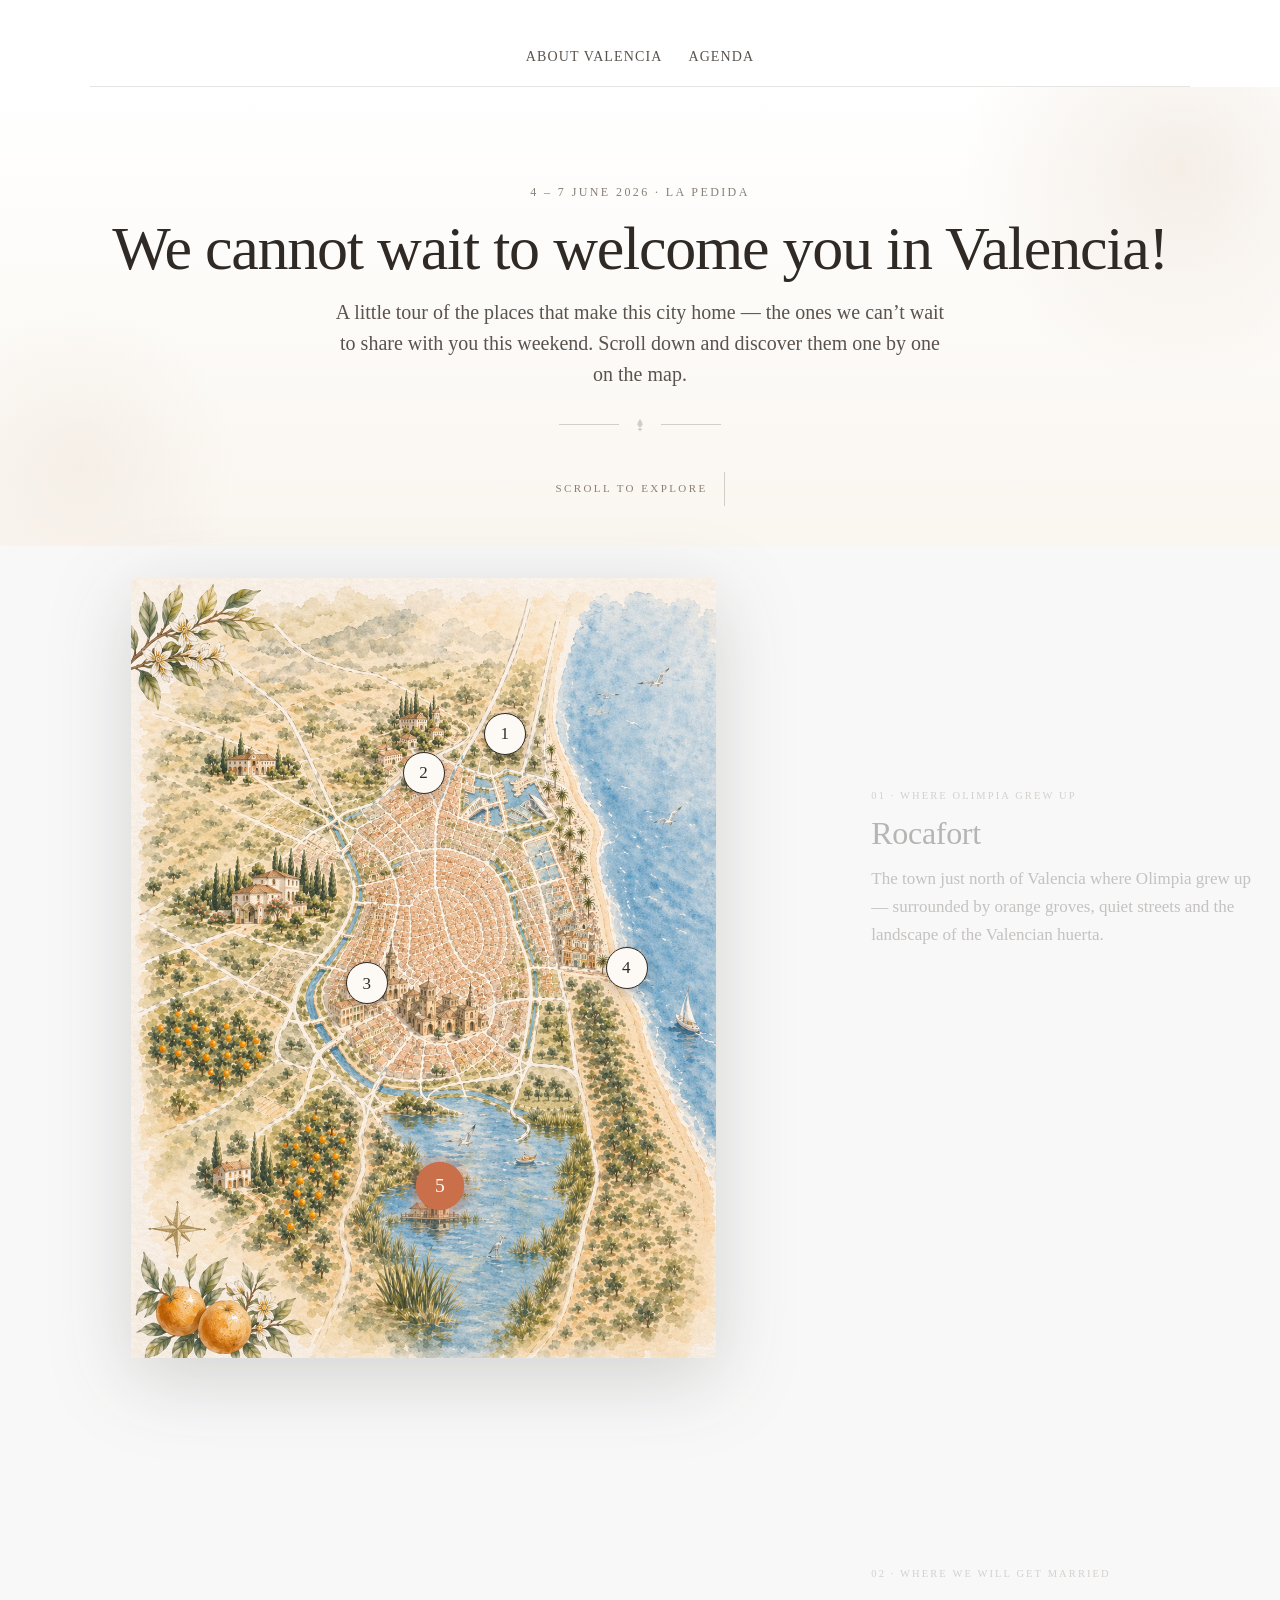
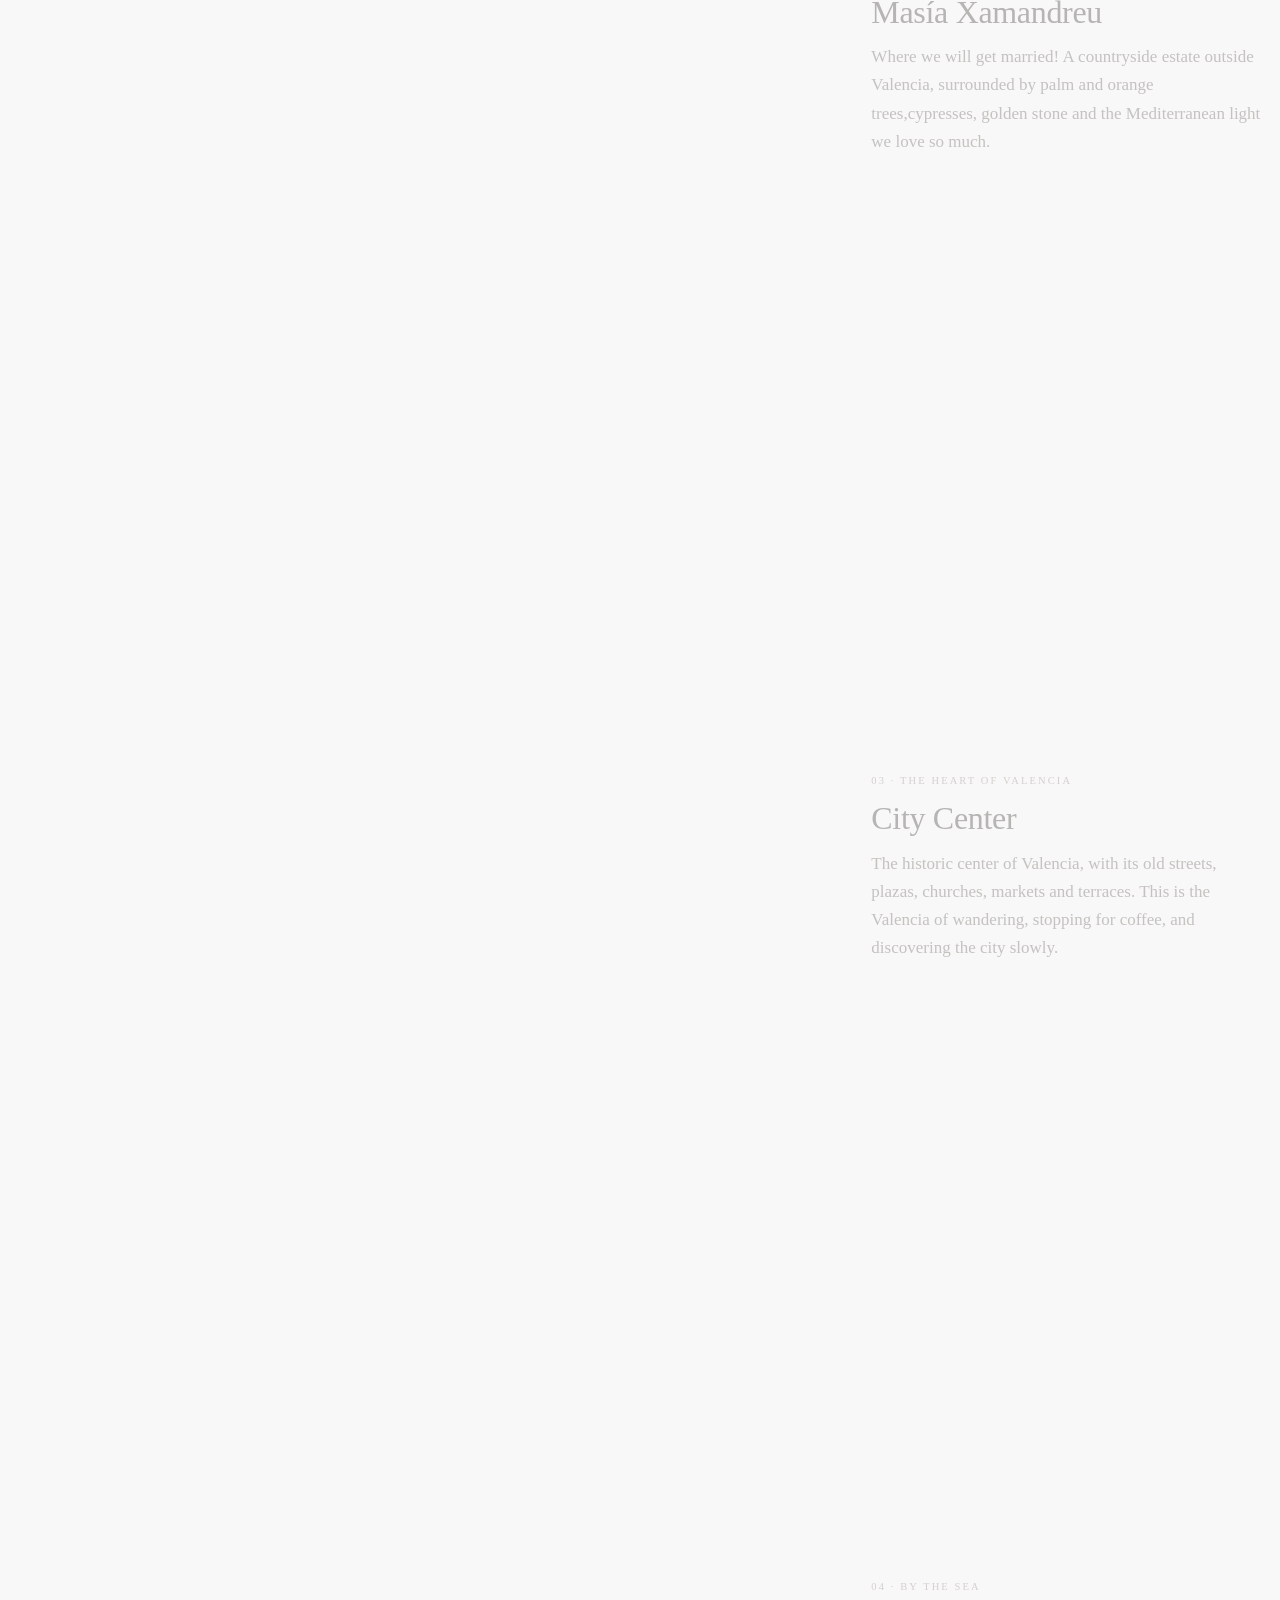
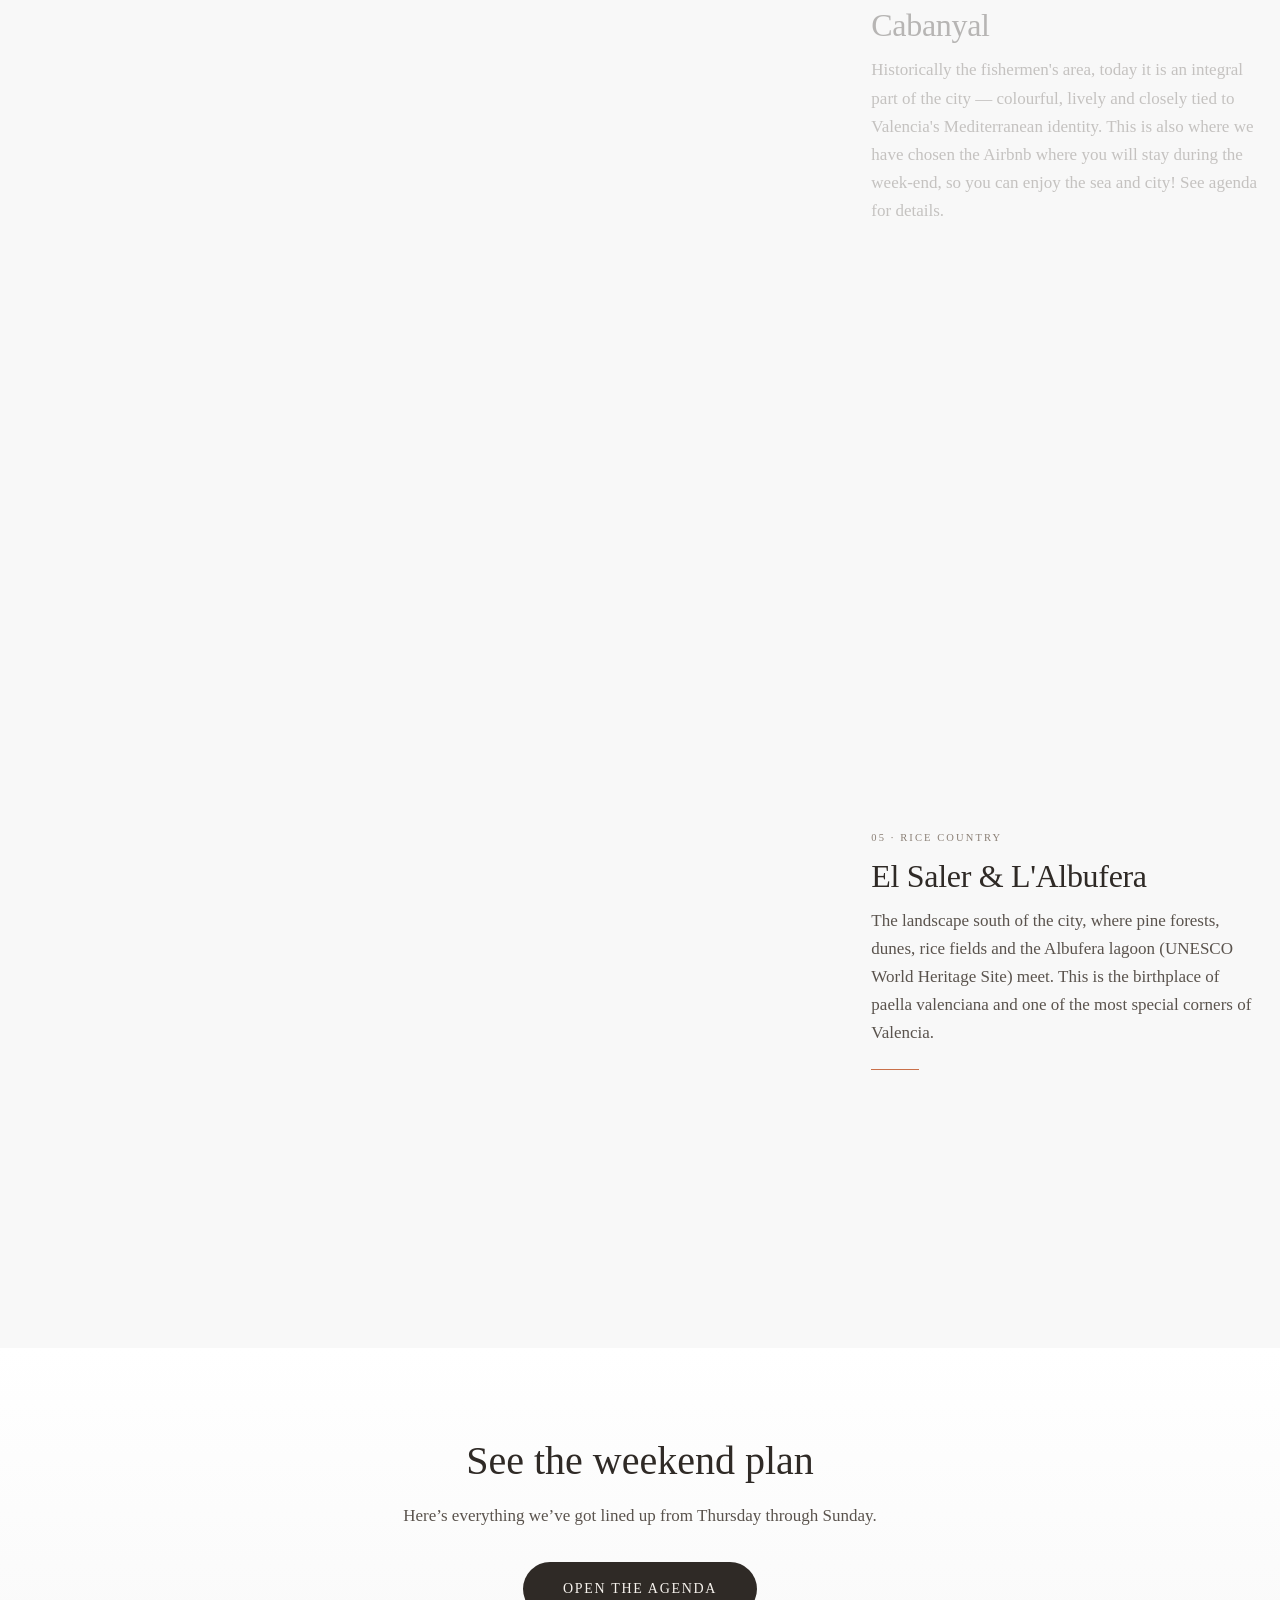
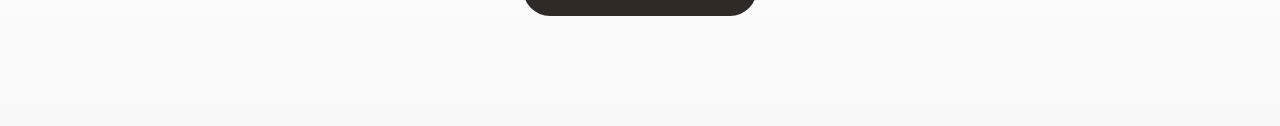
<file: docs/index.html>
<!DOCTYPE html>
<html lang="en">
<head>
  <meta charset="UTF-8" />
  <meta name="viewport" content="width=device-width, initial-scale=1.0" />
  <title>About Valencia &mdash; Our Pedida Weekend</title>
  <link rel="stylesheet" href="./styles/main.css" />
  <style>
    :root {
      --dark: #2f2a26;
      --mid: #5a534d;
      --muted: #8a7f75;
      --soft-bg: #f8f8f8;
      --warm-tan: #eee4d9;
      --cream: #fdfaf5;
      --accent: #c9704a;            /* warm terracotta — echoes the orange groves */
      --border: rgba(47, 42, 38, 0.12);
      --border-soft: rgba(47, 42, 38, 0.08);
      --border-strong: rgba(47, 42, 38, 0.2);
    }

    /* ── overrides so main.css defaults don't fight us ── */
    main section h2 { text-align: left; }
    main section { margin: 0; padding: 0; }

    /* ───────── HERO / INTRO ───────── */
    .av-hero {
      position: relative;
      padding: 96px 24px 40px;
      text-align: center;
      background: linear-gradient(180deg, #ffffff 0%, #faf6f0 100%);
      overflow: hidden;
    }
    .av-hero::before {
      content: '';
      position: absolute;
      top: -140px; right: -120px;
      width: 440px; height: 440px;
      border-radius: 50%;
      background: radial-gradient(circle, rgba(238, 228, 217, 0.6) 0%, transparent 70%);
      pointer-events: none;
    }
    .av-hero::after {
      content: '';
      position: absolute;
      bottom: -80px; left: -80px;
      width: 320px; height: 320px;
      border-radius: 50%;
      background: radial-gradient(circle, rgba(238, 228, 217, 0.45) 0%, transparent 70%);
      pointer-events: none;
    }
    .av-eyebrow {
      position: relative;
      z-index: 1;
      margin: 0 0 14px;
      font-size: 12px;
      letter-spacing: 0.2em;
      text-transform: uppercase;
      color: var(--muted);
    }
    .av-hero h1 {
      position: relative;
      z-index: 1;
      margin: 0 0 18px;
      font-size: clamp(38px, 5.4vw, 62px);
      font-weight: 400;
      line-height: 1.0;
      letter-spacing: -0.02em;
      color: var(--dark);
      text-align: center;
    }
    .av-hero-subtitle {
      position: relative;
      z-index: 1;
      margin: 0 auto 28px;
      max-width: 620px;
      font-size: clamp(17px, 2vw, 20px);
      font-weight: 400;
      color: var(--mid);
      line-height: 1.55;
      text-align: center;
    }
    .av-ornament {
      position: relative;
      z-index: 1;
      display: flex;
      align-items: center;
      justify-content: center;
      gap: 14px;
      color: var(--border-strong);
    }
    .av-ornament-line { width: 60px; height: 1px; background: currentColor; }
    .av-ornament svg { width: 14px; height: 14px; fill: currentColor; }

    .av-scroll-cue {
      position: relative;
      z-index: 1;
      margin: 40px auto 0;
      font-size: 11px;
      letter-spacing: 0.22em;
      text-transform: uppercase;
      color: var(--muted);
      display: inline-flex;
      align-items: center;
      gap: 10px;
    }
    .av-scroll-cue::after {
      content: '';
      width: 1px;
      height: 34px;
      background: var(--border-strong);
      display: inline-block;
      margin-left: 6px;
      animation: cueDrop 2.2s ease-in-out infinite;
      transform-origin: top;
    }
    @keyframes cueDrop {
      0%, 100% { transform: scaleY(0.3); opacity: 0.3; }
      50%      { transform: scaleY(1);   opacity: 1; }
    }

    /* ───────── SCROLLYTELLING ───────── */
    .av-scrolly {
  background: var(--soft-bg);
  padding: 32px 0 80px;
}
    .av-scrolly-inner {
  max-width: 1500px;
  margin: 0 auto;
  padding: 0 18px;
  display: grid;
  grid-template-columns: minmax(620px, 1.35fr) minmax(300px, 0.65fr);
  gap: 42px;
  align-items: start;
}

    /* Sticky map column */
    .av-map-col {
  position: sticky;
  top: 96px;
  align-self: start;
  height: calc(100vh - 120px);
  display: flex;
  align-items: flex-start;
  justify-content: center;
}

.av-map-wrap {
  position: relative;
  width: min(78vw, 880px);
  height: 100%;
  aspect-ratio: 3 / 4;
  filter: drop-shadow(0 20px 40px rgba(47, 42, 38, 0.18));
}
    .av-map-img {
      width: 100%;
      height: 100%;
      object-fit: contain;
      display: block;
      border-radius: 6px;
    }

    /* Callouts */
    .av-callout {
      position: absolute;
      transform: translate(-50%, -50%) scale(0.5);
      opacity: 0;
      transition: opacity 0.55s ease, transform 0.55s cubic-bezier(0.25, 1.4, 0.5, 1);
      pointer-events: none;
    }
    .av-callout.visible {
      opacity: 1;
      transform: translate(-50%, -50%) scale(1);
    }
    .av-callout-pin {
      width: 42px;
      height: 42px;
      border-radius: 50%;
      background: var(--cream);
      border: 1.5px solid var(--dark);
      color: var(--dark);
      display: flex;
      align-items: center;
      justify-content: center;
      font-weight: 500;
      font-size: 17px;
      letter-spacing: 0.02em;
      box-shadow: 0 4px 14px rgba(47, 42, 38, 0.25);
      transition: background 0.35s ease, color 0.35s ease,
                  transform 0.35s ease, box-shadow 0.35s ease,
                  border-color 0.35s ease;
    }
    .av-callout.active .av-callout-pin {
      background: var(--accent);
      border-color: var(--accent);
      color: var(--cream);
      transform: scale(1.15);
      box-shadow: 0 6px 20px rgba(201, 112, 74, 0.4),
                  0 0 0 6px rgba(201, 112, 74, 0.14);
    }

    /* Steps column (scrolls past the sticky map) */
    .av-steps-col {
  display: flex;
  flex-direction: column;
  gap: 66vh;
  padding: 22vh 0;
}
    .av-step {
      opacity: 0.32;
      transform: translateY(12px);
      transition: opacity 0.5s ease, transform 0.5s ease;
    }
    .av-step.active {
      opacity: 1;
      transform: none;
    }
    .av-step-label {
  display: block;
  font-size: 10.5px;
  letter-spacing: 0.2em;
  text-transform: uppercase;
  color: var(--muted);
  margin: 0 0 12px;
}

.av-step-title {
  margin: 0 0 14px;
  font-size: clamp(24px, 2.5vw, 34px);
  font-weight: 400;
  line-height: 1.08;
  letter-spacing: -0.01em;
  color: var(--dark);
}

.av-step-desc {
  margin: 0;
  font-size: 17px;
  line-height: 1.65;
  color: var(--mid);
}
    .av-step-rule {
      display: block;
      width: 48px;
      height: 1px;
      background: var(--accent);
      margin: 22px 0 0;
      transform: scaleX(0);
      transform-origin: left;
      transition: transform 0.6s ease 0.1s;
    }
    .av-step.active .av-step-rule {
      transform: scaleX(1);
    }

    /* ───────── FINAL CTA ───────── */
    .av-cta {
      padding: 90px 24px 110px;
      text-align: center;
      background: linear-gradient(180deg, #ffffff 0%, #f8f8f8 100%);
    }
    .av-cta h2 {
      font-size: clamp(28px, 3.4vw, 40px);
      font-weight: 400;
      line-height: 1.15;
      color: var(--dark);
      margin: 0 0 18px;
      text-align: center;
    }
    .av-cta p {
      font-size: 17px;
      color: var(--mid);
      max-width: 560px;
      margin: 0 auto 32px;
      line-height: 1.6;
    }
    .av-cta-button {
      display: inline-block;
      padding: 16px 40px;
      background: var(--dark);
      color: #f7f3ee;
      font-size: 14px;
      letter-spacing: 0.12em;
      text-transform: uppercase;
      border-radius: 999px;
      text-decoration: none;
      transition: background 0.2s;
    }
    .av-cta-button:hover { background: #1f1a17; }

    /* ───────── RESPONSIVE ───────── */
    @media (max-width: 900px) {
  .av-hero {
    padding: 64px 20px 34px;
  }

  .av-hero h1 {
    font-size: clamp(38px, 12vw, 54px);
  }

  .av-hero-subtitle {
    font-size: 16px;
    line-height: 1.55;
  }

  .av-scroll-cue {
    margin-top: 30px;
  }

  .av-scrolly {
    padding: 0 0 70px;
    background: var(--soft-bg);
  }

  .av-scrolly-inner {
    display: block;
    max-width: none;
    padding: 0;
  }

  /* Mobile: big sticky map */
  .av-map-col {
  position: sticky;
  top: 64px;
  z-index: 2;
  height: calc(82svh - 64px);
  min-height: 540px;
  max-height: 760px;
  padding: 10px 8px 0;
  background: var(--soft-bg);
  display: flex;
  align-items: flex-start;
  justify-content: center;
  overflow: hidden;
}

.av-map-wrap {
  width: min(145vw, 860px);
  height: 100%;
  aspect-ratio: auto;
  filter: drop-shadow(0 14px 24px rgba(47, 42, 38, 0.14));
}

  .av-map-img {
    width: 100%;
    height: 100%;
    object-fit: contain;
    object-position: top center;
    border-radius: 4px;
  }

  /* Mobile pins */
  .av-callout-pin {
    width: 30px;
    height: 30px;
    font-size: 13px;
    border-width: 1.2px;
    box-shadow: 0 3px 10px rgba(47, 42, 38, 0.2);
  }

  .av-callout.active .av-callout-pin {
    transform: scale(1.1);
    box-shadow:
      0 5px 16px rgba(201, 112, 74, 0.35),
      0 0 0 5px rgba(201, 112, 74, 0.12);
  }

  /* Mobile story cards */
  .av-steps-col {
    position: relative;
    z-index: 3;
    display: flex;
    flex-direction: column;
    gap: 42vh;
    padding: 14vh 20px 22vh;
  }

  .av-step {
    max-width: 420px;
    margin: 0 auto;
    padding: 24px 22px 26px;
    background: rgba(253, 250, 245, 0.94);
    border: 1px solid var(--border-soft);
    box-shadow: 0 14px 34px rgba(47, 42, 38, 0.12);
    opacity: 0.5;
    transform: translateY(10px);
    backdrop-filter: blur(6px);
  }

  .av-step.active {
    opacity: 1;
    transform: none;
  }

  .av-step-label {
    font-size: 10px;
    margin-bottom: 10px;
  }

  .av-step-title {
    font-size: 28px;
    line-height: 1.05;
  }

  .av-step-desc {
    font-size: 15.5px;
    line-height: 1.6;
  }

  .av-step-rule {
    margin-top: 18px;
  }

  .av-cta {
    padding: 70px 22px 90px;
  }
}
</style>
</head>

<body>
  <header class="site-header">
    <nav class="main-nav">
      <a href="index.html">About Valencia</a>
      <a href="agenda.html">Agenda</a>
    </nav>
  </header>

  <main>
    <!-- ───────── HERO / INTRO ───────── -->
    <section class="av-hero">
      <p class="av-eyebrow">4 &ndash; 7 June 2026 &middot; La Pedida</p>
      <h1>We cannot wait to welcome you in Valencia!</h1>
      <p class="av-hero-subtitle">
        A little tour of the places that make this city home &mdash; the ones we can&rsquo;t wait
        to share with you this weekend. Scroll down and discover them one by one on the map.
      </p>
      <div class="av-ornament">
        <span class="av-ornament-line"></span>
        <svg viewBox="0 0 16 16"><path d="M8 1C8 1 5 4.5 5 7C5 8.66 6.34 10 8 10C9.66 10 11 8.66 11 7C11 4.5 8 1 8 1Z"/><line x1="8" y1="10" x2="8" y2="15" stroke="currentColor" stroke-width="1.2"/><line x1="5.5" y1="13" x2="10.5" y2="13" stroke="currentColor" stroke-width="1.2"/></svg>
        <span class="av-ornament-line"></span>
      </div>
      <span class="av-scroll-cue">Scroll to explore</span>
    </section>

    <!-- ───────── SCROLLYTELLING MAP ───────── -->
    <section class="av-scrolly">
      <div class="av-scrolly-inner">

        <!-- LEFT: sticky map with numbered callouts -->
        <div class="av-map-col">
          <div class="av-map-wrap">
            <img
              class="av-map-img"
              src="./images/pedida-map-clean-3x4.png"
              alt="Illustrated watercolour map of Valencia"
            />

            <!--
              CALLOUTS — each data-step corresponds to the step on the right.
              Tweak top/left percentages to line up each pin with the right spot.
              (0%, 0%) = top-left of the image. (100%, 100%) = bottom-right.
            -->
            <div class="av-callout" data-step="1" style="top: 20%; left: 60%;">
              <span class="av-callout-pin">1</span>
            </div>
            
            <div class="av-callout" data-step="2" style="top: 25%; left: 50%;">
              <span class="av-callout-pin">2</span>
            </div>
            
            <div class="av-callout" data-step="3" style="top: 52%; left: 43%;">
              <span class="av-callout-pin">3</span>
            </div>
            
            <div class="av-callout" data-step="4" style="top: 50%; left: 75%;">
              <span class="av-callout-pin">4</span>
            </div>
            
            <div class="av-callout" data-step="5" style="top: 78%; left: 52%;">
              <span class="av-callout-pin">5</span>
            </div>
          </div>
        </div>

        <!-- RIGHT: scrolling steps, one per place -->
        <div class="av-steps-col">

          <article class="av-step" data-step="1">
            <span class="av-step-label">01 &middot; Where Olimpia grew up</span>
            <h2 class="av-step-title">Rocafort</h2>
            <p class="av-step-desc">
              The town just north of Valencia where Olimpia grew up &mdash; surrounded by
              orange groves, quiet streets and the landscape of the Valencian huerta.
            </p>
            <span class="av-step-rule"></span>
          </article>
        
          <article class="av-step" data-step="2">
            <span class="av-step-label">02 &middot; Where we will get married</span>
            <h2 class="av-step-title">Masía Xamandreu</h2>
            <p class="av-step-desc">
              Where we will get married! A countryside estate outside Valencia, surrounded
              by palm and orange trees,cypresses, golden stone and the Mediterranean light we love so much.
            </p>
            <span class="av-step-rule"></span>
          </article>
        
          <article class="av-step" data-step="3">
            <span class="av-step-label">03 &middot; The heart of Valencia</span>
            <h2 class="av-step-title">City Center</h2>
            <p class="av-step-desc">
              The historic center of Valencia, with its old streets, plazas, churches,
              markets and terraces. This is the Valencia of wandering, stopping for coffee,
              and discovering the city slowly.
            </p>
            <span class="av-step-rule"></span>
          </article>
        
          <article class="av-step" data-step="4">
            <span class="av-step-label">04 &middot; By the sea</span>
            <h2 class="av-step-title">Cabanyal</h2>
            <p class="av-step-desc">
              Historically the fishermen's area, today it is an integral part of the city
              &mdash; colourful, lively and closely tied to Valencia's Mediterranean identity. This is also where we have chosen the Airbnb where you will stay during the week-end, so you can enjoy the sea and city! See agenda for details.
            </p>
            <span class="av-step-rule"></span>
          </article>
        
          <article class="av-step" data-step="5">
            <span class="av-step-label">05 &middot; Rice country</span>
            <h2 class="av-step-title">El Saler &amp; L'Albufera</h2>
            <p class="av-step-desc">
              The landscape south of the city, where pine forests, dunes, rice fields and
              the Albufera lagoon (UNESCO World Heritage Site) meet. This is the birthplace of paella valenciana and one
              of the most special corners of Valencia.
            </p>
            <span class="av-step-rule"></span>
          </article>
        
        </div>
      </div>
    </section>

    <!-- ───────── FINAL CTA ───────── -->
    <section class="av-cta">
      <h2>See the weekend plan</h2>
      <p>Here&rsquo;s everything we&rsquo;ve got lined up from Thursday through Sunday.</p>
      <a href="agenda.html" class="av-cta-button">Open the Agenda</a>
    </section>

  </main>

  <script>
    // Scrollytelling: as each step enters the centre of the viewport,
    // light up that step and progressively reveal callouts 1 → N.
    (function () {
      var steps = document.querySelectorAll('.av-steps-col .av-step');
      var callouts = document.querySelectorAll('.av-scrolly .av-callout');

      function setActive(stepStr) {
        var n = parseInt(stepStr, 10);
        callouts.forEach(function (c) {
          var cn = parseInt(c.dataset.step, 10);
          c.classList.toggle('visible', cn <= n);
          c.classList.toggle('active', cn === n);
        });
        steps.forEach(function (s) {
          s.classList.toggle('active', parseInt(s.dataset.step, 10) === n);
        });
      }

      var isMobile = window.matchMedia('(max-width: 900px)').matches;

var observer = new IntersectionObserver(function (entries) {
  entries.forEach(function (entry) {
    if (entry.isIntersecting) {
      setActive(entry.target.dataset.step);
    }
  });
}, {
  rootMargin: isMobile ? '-35% 0px -45% 0px' : '-40% 0px -40% 0px',
  threshold: 0
});

      steps.forEach(function (s) { observer.observe(s); });
    })();
  </script>
</body>
</html>
</file>
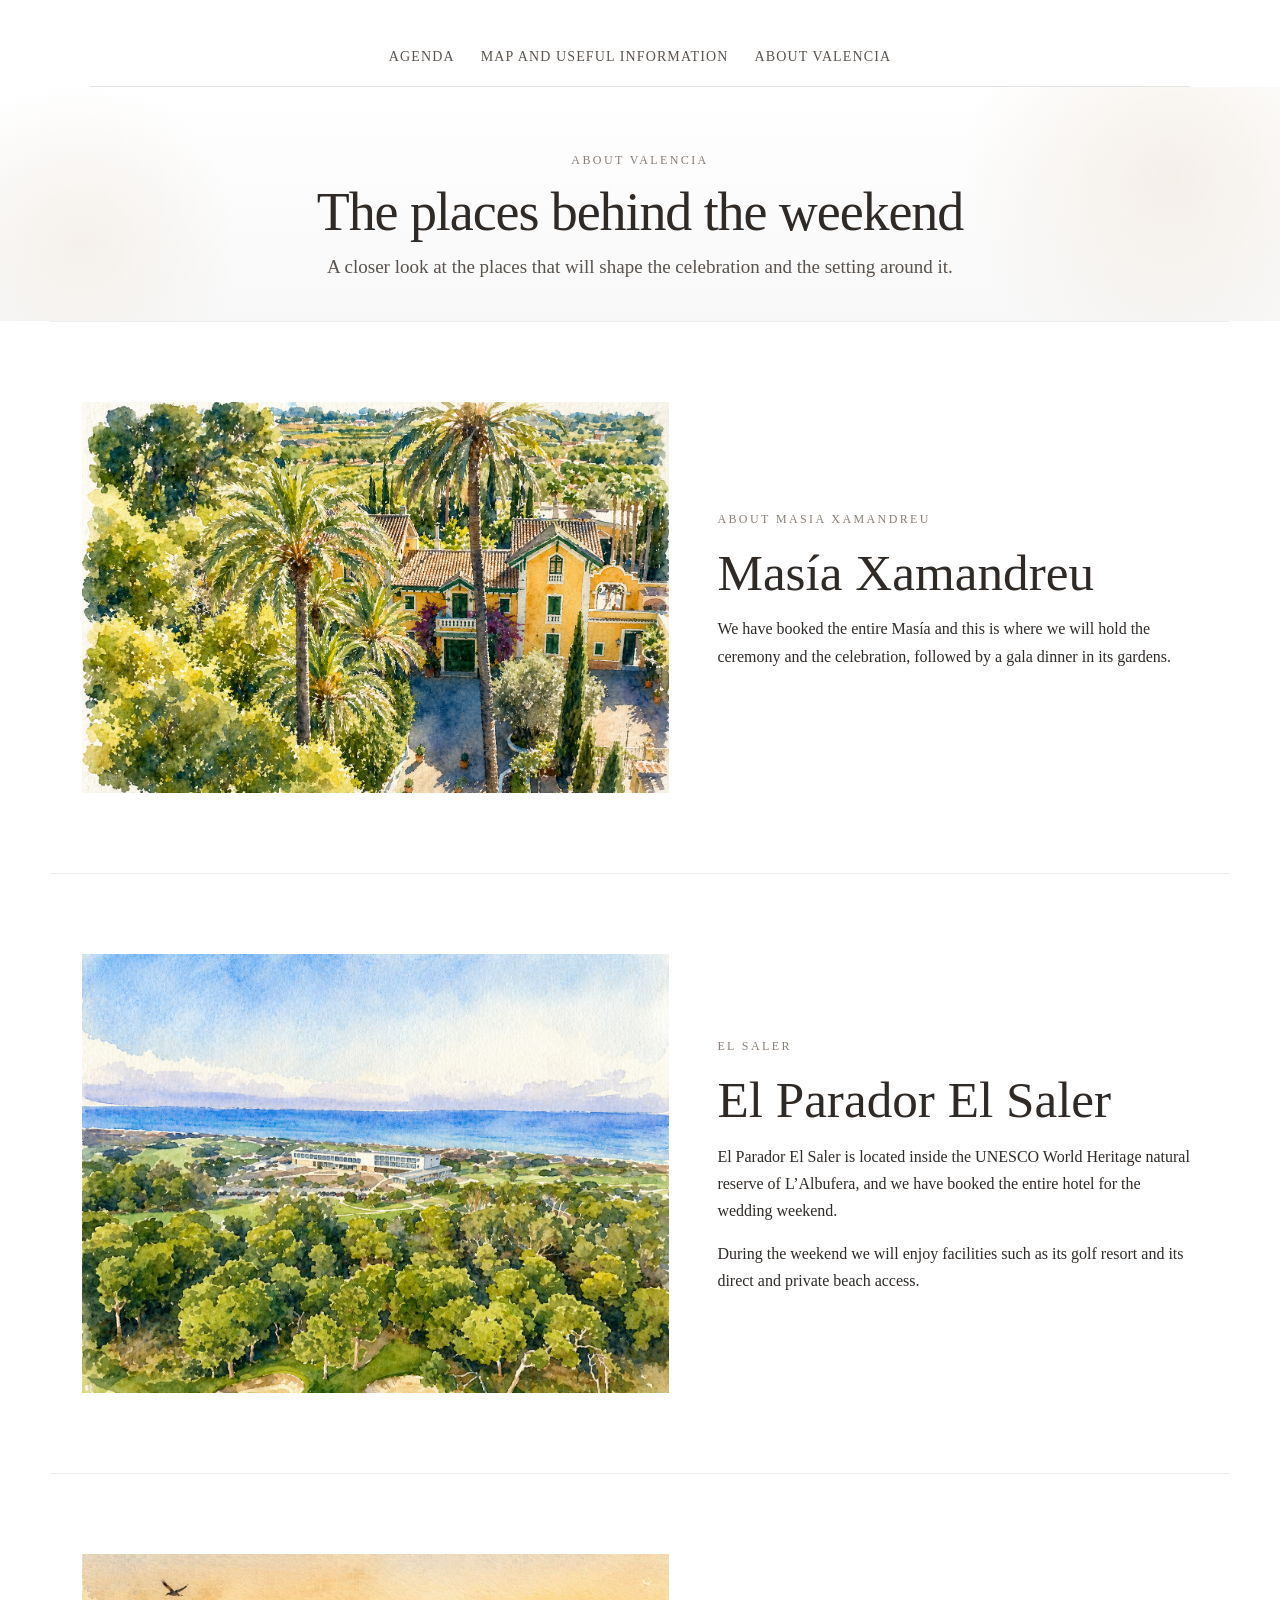
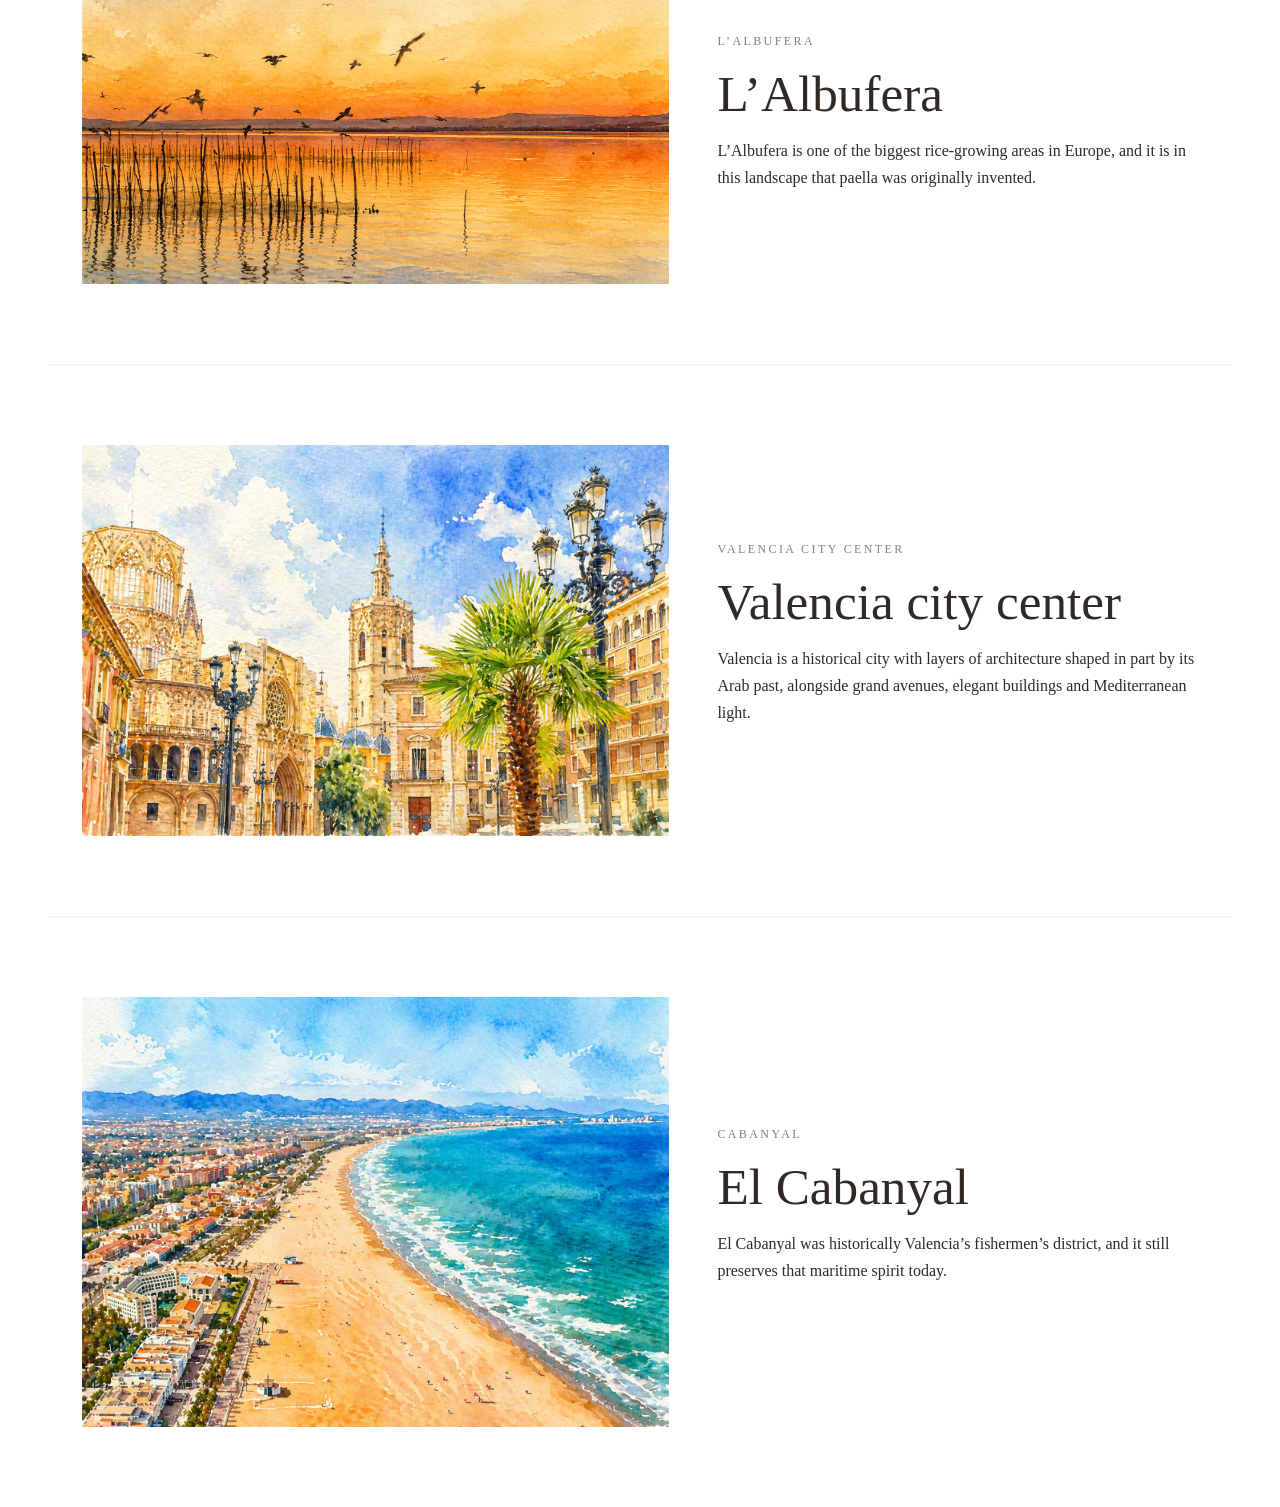
<file: docs/about-valencia.html>
<!DOCTYPE html>
<html lang="en">
<head>
  <meta charset="UTF-8" />
  <meta name="viewport" content="width=device-width, initial-scale=1.0" />
  <title>About Valencia — Pedida Weekend</title>
  <link rel="stylesheet" href="./styles/main.css" />
</head>
<body>
  <header class="site-header">
    <nav class="main-nav">
      <a href="./index.html#agenda">Agenda</a>
      <a href="./index.html#map-info">Map and useful information</a>
      <a href="./about-valencia.html">About Valencia</a>
    </nav>
  </header>

  <main>
    <section class="hero-title-block">
      <p class="hero-title-eyebrow">About Valencia</p>
      <h1>The places behind the weekend</h1>
      <p class="hero-title-subtitle">
        A closer look at the places that will shape the celebration and the setting around it.
      </p>
    </section>

    <section class="place-story">
      <div class="place-story-image">
        <img src="./images/Masia_Xamandreu_Acuarela.png" alt="Masia Xamandreu watercolor illustration" />
      </div>
      <div class="place-story-copy">
        <p class="section-label">About Masia Xamandreu</p>
        <h2>Masía Xamandreu</h2>
        <p>
          We have booked the entire Masía and this is where we will hold the ceremony
          and the celebration, followed by a gala dinner in its gardens.
        </p>
      </div>
    </section>

    <section class="place-story">
      <div class="place-story-image">
        <img src="./images/El_Parador_Acuarela.png" alt="El Parador El Saler watercolor illustration" />
      </div>
      <div class="place-story-copy">
        <p class="section-label">El Saler</p>
        <h2>El Parador El Saler</h2>
        <p>
          El Parador El Saler is located inside the UNESCO World Heritage natural reserve
          of L’Albufera, and we have booked the entire hotel for the wedding weekend.
        </p>
        <p>
          During the weekend we will enjoy facilities such as its golf resort and its
          direct and private beach access.
        </p>
      </div>
    </section>

    <section class="place-story">
      <div class="place-story-image">
        <img src="./images/Albufera_Acuarela.png" alt="L'Albufera watercolor illustration" />
      </div>
      <div class="place-story-copy">
        <p class="section-label">L’Albufera</p>
        <h2>L’Albufera</h2>
        <p>
          L’Albufera is one of the biggest rice-growing areas in Europe, and it is in
          this landscape that paella was originally invented.
        </p>
      </div>
    </section>

    <section class="place-story">
      <div class="place-story-image">
        <img src="./images/Valencia_Acuarela.png" alt="Valencia city center watercolor illustration" />
      </div>
      <div class="place-story-copy">
        <p class="section-label">Valencia city center</p>
        <h2>Valencia city center</h2>
        <p>
          Valencia is a historical city with layers of architecture shaped in part by
          its Arab past, alongside grand avenues, elegant buildings and Mediterranean light.
        </p>
      </div>
    </section>

    <section class="place-story">
      <div class="place-story-image">
        <img src="./images/Cabanal_Acuarela.png" alt="Cabanyal watercolor illustration" />
      </div>
      <div class="place-story-copy">
        <p class="section-label">Cabanyal</p>
        <h2>El Cabanyal</h2>
        <p>
          El Cabanyal was historically Valencia’s fishermen’s district, and it still
          preserves that maritime spirit today.
        </p>
      </div>
    </section>
  </main>
</body>
</html>
</file>
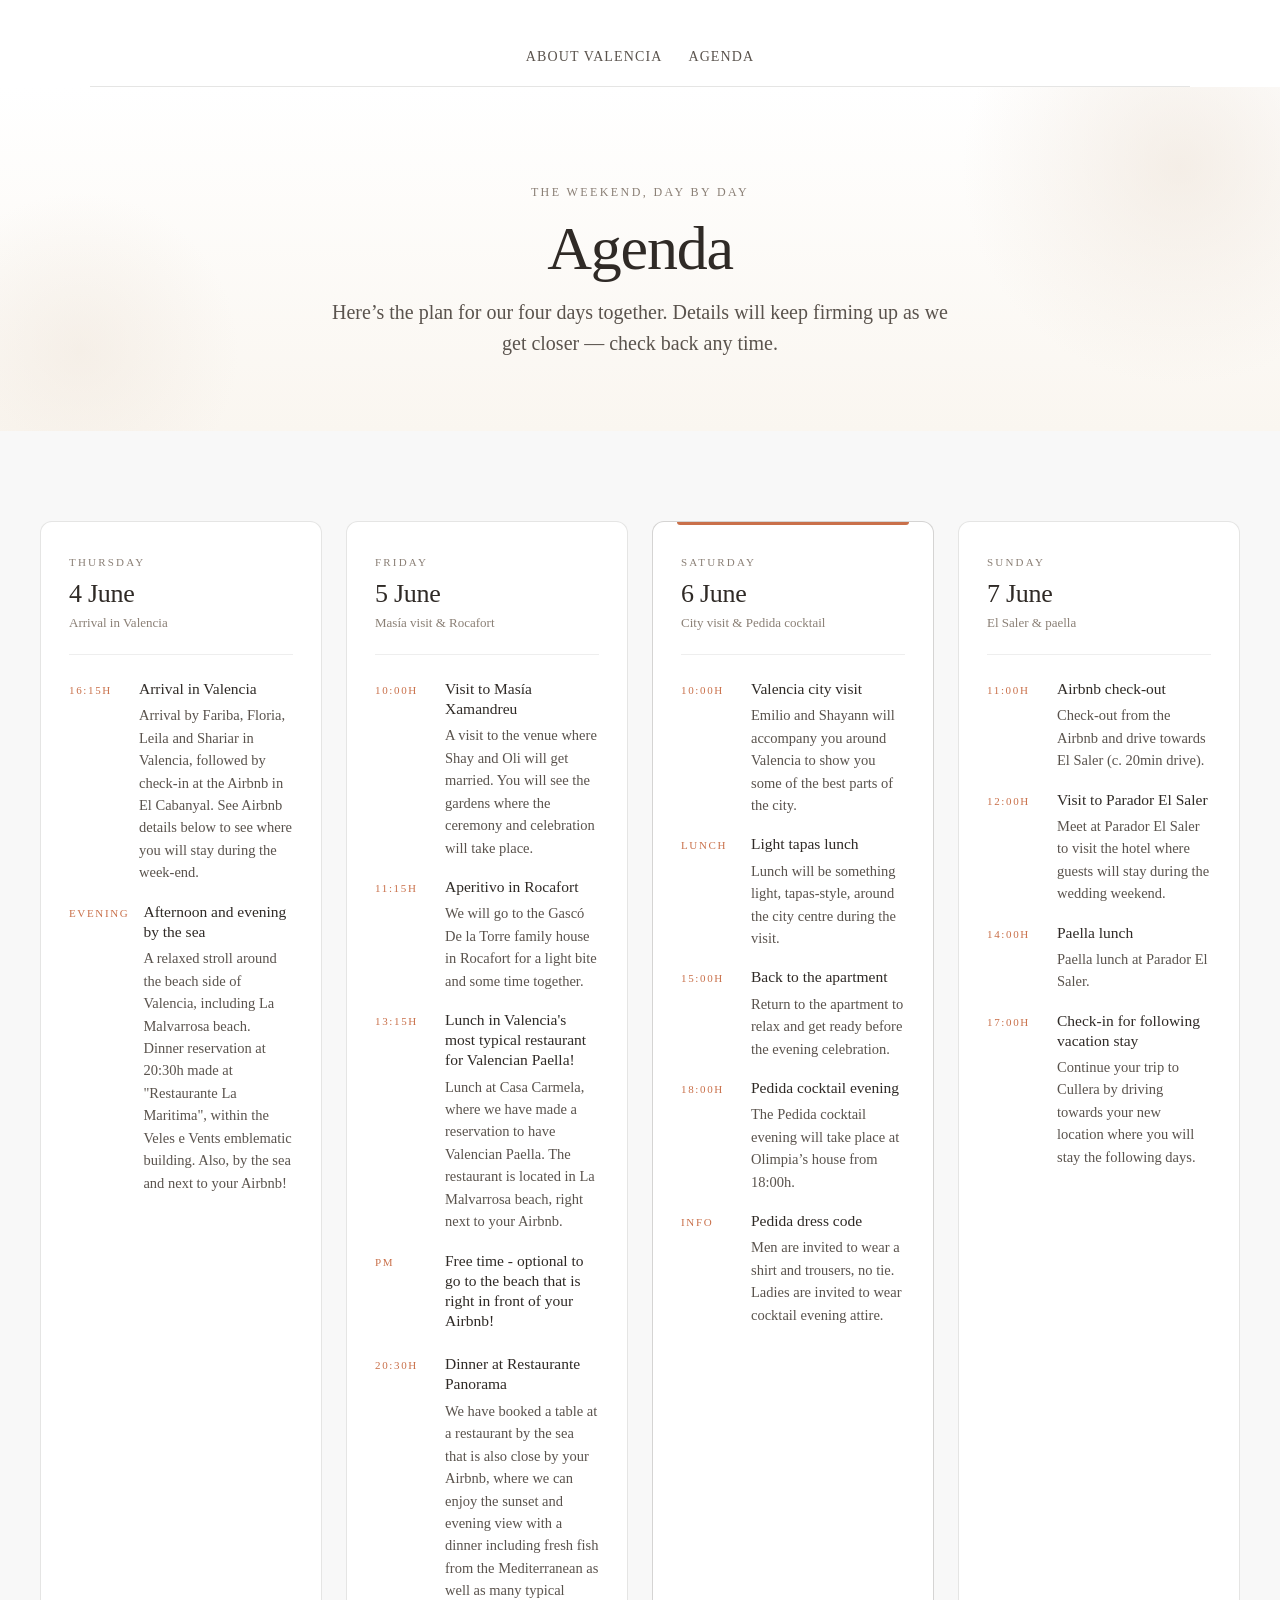
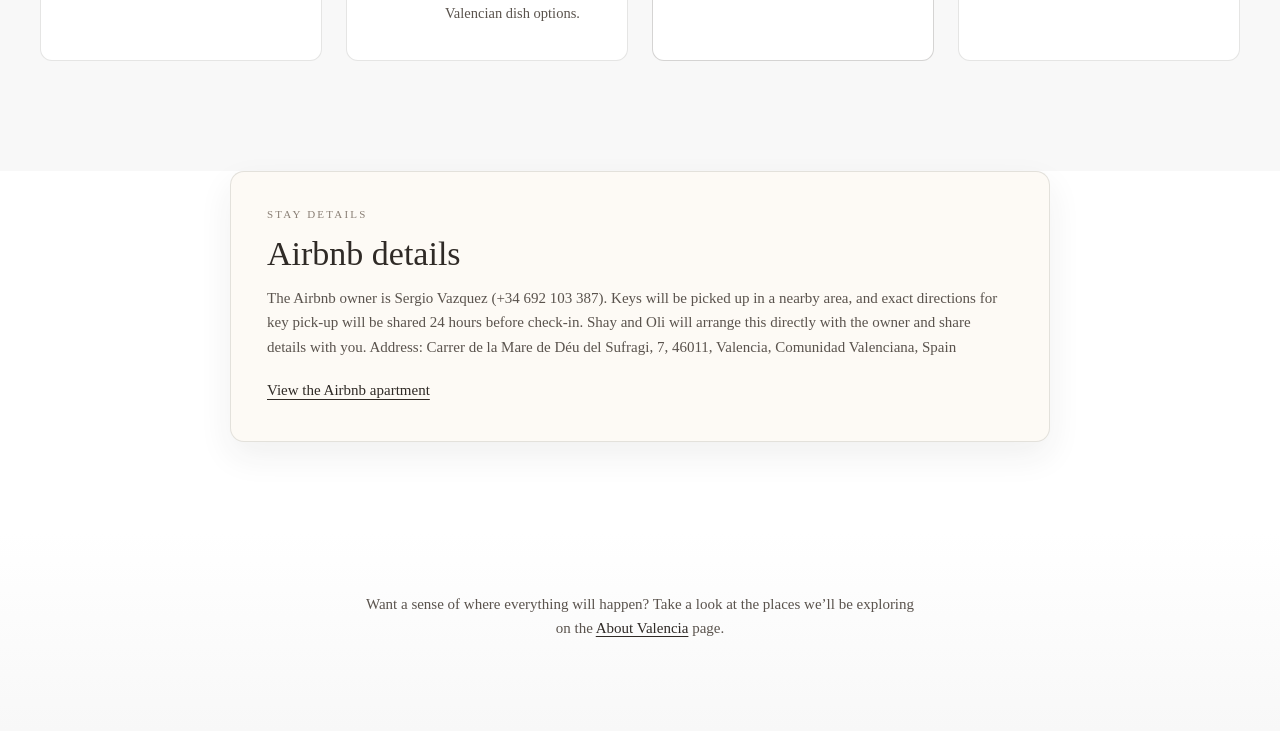
<file: docs/agenda.html>
<!DOCTYPE html>
<html lang="en">
<head>
  <meta charset="UTF-8" />
  <meta name="viewport" content="width=device-width, initial-scale=1.0" />
  <title>Agenda &mdash; Our Pedida Weekend</title>
  <link rel="stylesheet" href="./styles/main.css" />
  <style>
    :root {
      --dark: #2f2a26;
      --mid: #5a534d;
      --muted: #8a7f75;
      --soft-bg: #f8f8f8;
      --warm-tan: #eee4d9;
      --cream: #fdfaf5;
      --accent: #c9704a;
      --border: rgba(47, 42, 38, 0.12);
      --border-soft: rgba(47, 42, 38, 0.08);
      --border-strong: rgba(47, 42, 38, 0.2);
    }

    main section h2 { text-align: left; }
    main section { margin: 0; padding: 0; }

    /* ───────── HERO / INTRO ───────── */
    .ag-hero {
      position: relative;
      padding: 96px 24px 72px;
      text-align: center;
      background: linear-gradient(180deg, #ffffff 0%, #faf6f0 100%);
      overflow: hidden;
    }
    .ag-hero::before {
      content: '';
      position: absolute;
      top: -140px; right: -120px;
      width: 440px; height: 440px;
      border-radius: 50%;
      background: radial-gradient(circle, rgba(238, 228, 217, 0.6) 0%, transparent 70%);
      pointer-events: none;
    }
    .ag-hero::after {
      content: '';
      position: absolute;
      bottom: -80px; left: -80px;
      width: 320px; height: 320px;
      border-radius: 50%;
      background: radial-gradient(circle, rgba(238, 228, 217, 0.45) 0%, transparent 70%);
      pointer-events: none;
    }
    .ag-eyebrow {
      position: relative;
      z-index: 1;
      margin: 0 0 14px;
      font-size: 12px;
      letter-spacing: 0.2em;
      text-transform: uppercase;
      color: var(--muted);
    }
    .ag-hero h1 {
      position: relative;
      z-index: 1;
      margin: 0 0 18px;
      font-size: clamp(38px, 5.4vw, 62px);
      font-weight: 400;
      line-height: 1.0;
      letter-spacing: -0.02em;
      color: var(--dark);
      text-align: center;
    }
    .ag-hero-subtitle {
      position: relative;
      z-index: 1;
      margin: 0 auto;
      max-width: 620px;
      font-size: clamp(17px, 2vw, 20px);
      font-weight: 400;
      color: var(--mid);
      line-height: 1.55;
      text-align: center;
    }

    /* ───────── DAY GRID ───────── */
    .ag-days {
      background: var(--soft-bg);
      padding: 90px 24px 110px;
    }
    .ag-grid {
      max-width: 1200px;
      margin: 0 auto;
      display: grid;
      grid-template-columns: repeat(4, 1fr);
      gap: 24px;
    }
    .ag-day {
      position: relative;
      background: #fff;
      border: 1px solid var(--border);
      border-radius: 12px;
      padding: 32px 28px 36px;
      display: flex;
      flex-direction: column;
      min-height: 320px;
      transition: transform 0.3s ease, box-shadow 0.3s ease;
    }
    .ag-day:hover {
      transform: translateY(-2px);
      box-shadow: 0 12px 30px rgba(47, 42, 38, 0.08);
    }
    .ag-day-header {
      padding-bottom: 20px;
      margin-bottom: 24px;
      border-bottom: 1px solid var(--border-soft);
    }
    .ag-day-weekday {
      display: block;
      font-size: 11px;
      letter-spacing: 0.2em;
      text-transform: uppercase;
      color: var(--muted);
      margin: 0 0 10px;
    }
    .ag-day-date {
      display: block;
      font-size: 26px;
      font-weight: 400;
      line-height: 1;
      color: var(--dark);
      letter-spacing: -0.01em;
    }
    .ag-day-date-sub {
      display: block;
      margin-top: 6px;
      font-size: 13px;
      color: var(--muted);
    }

    .ag-slots {
      display: flex;
      flex-direction: column;
      gap: 18px;
      flex: 1;
    }
    .ag-slot {
      display: flex;
      gap: 14px;
      align-items: baseline;
    }
    .ag-slot-time {
      flex-shrink: 0;
      min-width: 56px;
      font-size: 11px;
      letter-spacing: 0.15em;
      text-transform: uppercase;
      color: var(--accent);
      font-weight: 500;
      padding-top: 2px;
    }
    .ag-slot-body strong {
      display: block;
      font-size: 15.5px;
      font-weight: 500;
      color: var(--dark);
      margin-bottom: 5px;
      line-height: 1.3;
    }
    .ag-slot-body p {
      margin: 0;
      font-size: 14.5px;
      color: var(--mid);
      line-height: 1.55;
    }

    .ag-tbd {
      font-size: 13px;
      color: var(--muted);
      font-style: italic;
      line-height: 1.5;
      margin: 0;
    }

    /* a subtle accent stripe on the "main" day to mark it — totally optional */
    .ag-day--main {
      border-color: var(--border-strong);
    }
    .ag-day--main::before {
      content: '';
      position: absolute;
      top: 0;
      left: 24px;
      right: 24px;
      height: 3px;
      background: var(--accent);
      border-radius: 0 0 3px 3px;
    }

    /* ───────── NOTE ───────── */
    .ag-note {
      background: linear-gradient(180deg, #ffffff 0%, #f8f8f8 100%);
      padding: 60px 24px 90px;
      text-align: center;
    }
    .ag-note p {
      max-width: 560px;
      margin: 0 auto;
      font-size: 15px;
      color: var(--mid);
      line-height: 1.65;
    }
    .ag-note a {
      color: var(--dark);
      text-decoration: underline;
      text-decoration-thickness: 1px;
      text-underline-offset: 3px;
    }

    /* ───────── DETAILS CARD ───────── */
    .ag-details {
      background: #ffffff;
      padding: 0 24px 90px;
    }

    .ag-details-card {
      max-width: 820px;
      margin: 0 auto;
      padding: 34px 36px 38px;
      background: var(--cream);
      border: 1px solid var(--border);
      border-radius: 14px;
      box-shadow: 0 14px 34px rgba(47, 42, 38, 0.07);
    }

    .ag-details-kicker {
      display: block;
      margin-bottom: 12px;
      font-size: 11px;
      letter-spacing: 0.2em;
      text-transform: uppercase;
      color: var(--muted);
    }

    .ag-details-card h2 {
      margin: 0 0 14px;
      font-size: clamp(26px, 3vw, 34px);
      font-weight: 400;
      color: var(--dark);
      text-align: left;
    }

    .ag-details-card p {
      margin: 0;
      font-size: 15px;
      line-height: 1.65;
      color: var(--mid);
    }

    .ag-details-link {
      margin-top: 18px !important;
    }

    .ag-details-link a {
      color: var(--dark);
      text-decoration: underline;
      text-decoration-thickness: 1px;
      text-underline-offset: 4px;
      font-size: 15px;
    }

    @media (max-width: 600px) {
      .ag-details {
        padding: 0 20px 76px;
      }

      .ag-details-card {
        padding: 28px 24px 32px;
      }
    }

    /* SCROLL REVEAL */
    .r {
      opacity: 0;
      transform: translateY(28px);
      transition: opacity 0.75s ease, transform 0.75s ease;
    }
    .r.on { opacity: 1; transform: none; }
    .d1 { transition-delay: 0.1s; }
    .d2 { transition-delay: 0.22s; }
    .d3 { transition-delay: 0.36s; }
    .d4 { transition-delay: 0.52s; }

    /* ───────── RESPONSIVE ───────── */
    @media (max-width: 1000px) {
      .ag-grid { grid-template-columns: repeat(2, 1fr); }
    }
    @media (max-width: 600px) {
      .ag-grid { grid-template-columns: 1fr; }
      .ag-days { padding: 64px 20px 80px; }
      .ag-hero { padding: 72px 20px 56px; }
    }
  </style>
</head>

<body>
  <header class="site-header">
    <nav class="main-nav">
      <a href="index.html">About Valencia</a>
      <a href="agenda.html">Agenda</a>
    </nav>
  </header>

  <main>

    <!-- ───────── HERO / INTRO ───────── -->
    <section class="ag-hero">
      <p class="ag-eyebrow">The Weekend, Day by Day</p>
      <h1>Agenda</h1>
      <p class="ag-hero-subtitle">
        Here&rsquo;s the plan for our four days together. Details will keep firming up
        as we get closer &mdash; check back any time.
      </p>
    </section>

    <!-- ───────── 4-DAY GRID ───────── -->
    <section class="ag-days">
      <div class="ag-grid">

        <!-- THURSDAY -->
        <div class="ag-day r d1">
          <div class="ag-day-header">
            <span class="ag-day-weekday">Thursday</span>
            <span class="ag-day-date">4 June</span>
            <span class="ag-day-date-sub">Arrival in Valencia</span>
          </div>

          <div class="ag-slots">
            <div class="ag-slot">
              <span class="ag-slot-time">16:15h</span>
              <div class="ag-slot-body">
                <strong>Arrival in Valencia</strong>
                <p>Arrival by Fariba, Floria, Leila and Shariar in Valencia, followed by check-in at the Airbnb in El Cabanyal. See Airbnb details below to see where you will stay during the week-end.</p>
              </div>
            </div>

            <div class="ag-slot">
              <span class="ag-slot-time">Evening</span>
              <div class="ag-slot-body">
                <strong>Afternoon and evening by the sea</strong>
                <p>A relaxed stroll around the beach side of Valencia, including La Malvarrosa beach. Dinner reservation at 20:30h made at "Restaurante La Maritima", within the Veles e Vents emblematic building. Also, by the sea and next to your Airbnb!</p>
              </div>
            </div>
          </div>
        </div>

        <!-- FRIDAY -->
        <div class="ag-day r d2">
          <div class="ag-day-header">
            <span class="ag-day-weekday">Friday</span>
            <span class="ag-day-date">5 June</span>
            <span class="ag-day-date-sub">Masía visit & Rocafort</span>
          </div>

          <div class="ag-slots">
            <div class="ag-slot">
              <span class="ag-slot-time">10:00h</span>
              <div class="ag-slot-body">
                <strong>Visit to Masía Xamandreu</strong>
                <p>A visit to the venue where Shay and Oli will get married. You will see the gardens where the ceremony and celebration will take place.</p>
              </div>
            </div>

            <div class="ag-slot">
              <span class="ag-slot-time">11:15h</span>
              <div class="ag-slot-body">
                <strong>Aperitivo in Rocafort</strong>
                <p>We will go to the Gascó De la Torre family house in Rocafort for a light bite and some time together.</p>
              </div>
            </div>

            <div class="ag-slot">
              <span class="ag-slot-time">13:15h</span>
              <div class="ag-slot-body">
                <strong>Lunch in Valencia's most typical restaurant for Valencian Paella!</strong>
                <p>Lunch at Casa Carmela, where we have made a reservation to have Valencian Paella. The restaurant is located in La Malvarrosa beach, right next to your Airbnb.</p>
              </div>
            </div>

            <div class="ag-slot">
              <span class="ag-slot-time">PM</span>
              <div class="ag-slot-body">
                <strong>Free time - optional to go to the beach that is right in front of your Airbnb! </strong>
                              </div>
            </div>

            <div class="ag-slot">
              <span class="ag-slot-time">20:30h</span>
              <div class="ag-slot-body">
                <strong>Dinner at Restaurante Panorama</strong>
                <p>We have booked a table at a restaurant by the sea that is also close by your Airbnb, where we can enjoy the sunset and evening view with a dinner including fresh fish from the Mediterranean as well as many typical Valencian dish options.</p>
              </div>
            </div>
          </div>
        </div>

        <!-- SATURDAY -->
        <div class="ag-day ag-day--main r d3">
          <div class="ag-day-header">
            <span class="ag-day-weekday">Saturday</span>
            <span class="ag-day-date">6 June</span>
            <span class="ag-day-date-sub">City visit & Pedida cocktail</span>
          </div>

          <div class="ag-slots">
            <div class="ag-slot">
              <span class="ag-slot-time">10:00h</span>
              <div class="ag-slot-body">
                <strong>Valencia city visit</strong>
                <p>Emilio and Shayann will accompany you around Valencia to show you some of the best parts of the city.</p>
              </div>
            </div>

            <div class="ag-slot">
              <span class="ag-slot-time">Lunch</span>
              <div class="ag-slot-body">
                <strong>Light tapas lunch</strong>
                <p>Lunch will be something light, tapas-style, around the city centre during the visit.</p>
              </div>
            </div>

            <div class="ag-slot">
              <span class="ag-slot-time">15:00h</span>
              <div class="ag-slot-body">
                <strong>Back to the apartment</strong>
                <p>Return to the apartment to relax and get ready before the evening celebration.</p>
              </div>
            </div>

            <div class="ag-slot">
              <span class="ag-slot-time">18:00h</span>
              <div class="ag-slot-body">
                <strong>Pedida cocktail evening</strong>
                <p>The Pedida cocktail evening will take place at Olimpia’s house from 18:00h.</p>
              </div>
            </div>

            <div class="ag-slot">
              <span class="ag-slot-time">INFO</span>
              <div class="ag-slot-body">
                <strong>Pedida dress code</strong>
                <p>Men are invited to wear a shirt and trousers, no tie. Ladies are invited to wear cocktail evening attire.</p>
              </div>
            </div>
          </div>
        </div>

        <!-- SUNDAY -->
        <div class="ag-day r d4">
          <div class="ag-day-header">
            <span class="ag-day-weekday">Sunday</span>
            <span class="ag-day-date">7 June</span>
            <span class="ag-day-date-sub">El Saler & paella</span>
          </div>

          <div class="ag-slots">
            <div class="ag-slot">
              <span class="ag-slot-time">11:00h</span>
              <div class="ag-slot-body">
                <strong>Airbnb check-out</strong>
                <p>Check-out from the Airbnb and drive towards El Saler (c. 20min drive).</p>
              </div>
            </div>

            <div class="ag-slot">
              <span class="ag-slot-time">12:00h</span>
              <div class="ag-slot-body">
                <strong>Visit to Parador El Saler</strong>
                <p>Meet at Parador El Saler to visit the hotel where guests will stay during the wedding weekend.</p>
              </div>
            </div>

            <div class="ag-slot">
              <span class="ag-slot-time">14:00h</span>
              <div class="ag-slot-body">
                <strong>Paella lunch</strong>
                <p>Paella lunch at Parador El Saler.</p>
              </div>
            </div>

            <div class="ag-slot">
              <span class="ag-slot-time">17:00h</span>
              <div class="ag-slot-body">
                <strong>Check-in for following vacation stay</strong>
                <p>Continue your trip to Cullera by driving towards your new location where you will stay the following days.</p>
              </div>
            </div>
          </div>
        </div>

      </div>
    </section>

    <!-- ───────── AIRBNB DETAILS ───────── -->
    <section class="ag-details">
      <div class="ag-details-card r">
        <span class="ag-details-kicker">Stay details</span>
        <h2>Airbnb details</h2>
        <p>
          The Airbnb owner is Sergio Vazquez (+34 692 103 387). Keys will be picked up
          in a nearby area, and exact directions for key pick-up will be shared 24 hours
          before check-in. Shay and Oli will arrange this directly with the owner and share details with you. Address: Carrer de la Mare de Déu del Sufragi, 7, 46011, Valencia, Comunidad Valenciana, Spain
        </p>

        <p class="ag-details-link">
          <a href="https://www.airbnb.fr/rooms/1214358333175809267?source_impression_id=p3_1777212299_P3aFvjRZ6DGGlvDg" target="_blank" rel="noopener noreferrer">
            View the Airbnb apartment
          </a>
        </p>
      </div>
    </section>

    <!-- ───────── FOOTER NOTE ───────── -->
    <section class="ag-note">
      <p class="r">
        Want a sense of where everything will happen? Take a look at the places we&rsquo;ll
        be exploring on the <a href="index.html">About Valencia</a> page.
      </p>
    </section>

  </main>

  <script>
    // Fade-in on scroll, same pattern as event-details.html
    (function () {
      var obs = new IntersectionObserver(function (entries) {
        entries.forEach(function (e) {
          if (e.isIntersecting) {
            e.target.classList.add('on');
            obs.unobserve(e.target);
          }
        });
      }, { threshold: 0.1 });
      document.querySelectorAll('.r').forEach(function (el) { obs.observe(el); });
    })();
  </script>
</body>
</html>
</file>
<file: docs/styles/main.css>
* {
    box-sizing: border-box;
  }
  
  html {
    scroll-behavior: smooth;
  }
  
  body {
    margin: 0;
    font-family: "Georgia", "Times New Roman", serif;
    background-color: #ffffff;
    color: #2f2a26;
    line-height: 1.6;
  }
  
  a {
    color: inherit;
  }
  
  img {
    max-width: 100%;
    display: block;
  }
  
  main {
    width: 100%;
  }
  
  /* ---------- Header ---------- */
  .site-header {
    position: sticky;
    top: 0;
    z-index: 1000;
    padding: 28px 24px 0;
    background-color: #ffffff;
  }
  
  .main-nav {
    max-width: 1100px;
    margin: 0 auto;
    padding: 18px 0;
    border-bottom: 1px solid rgba(47, 42, 38, 0.12);
    display: flex;
    justify-content: center;
    flex-wrap: wrap;
    gap: 26px;
    background-color: #ffffff;
  }
  
  .main-nav a {
    text-decoration: none;
    font-size: 14px;
    letter-spacing: 0.08em;
    text-transform: uppercase;
    color: #5a534d;
  }
  
  .main-nav a:hover {
    color: #1f1a17;
  }
  
  /* ---------- Hero ---------- */
  .hero {
    width: 100%;
    margin: 0;
    padding: 0;
    text-align: center;
  }
  
  .hero-fullscreen {
    padding-bottom: 0;
  }
  
  .hero-fullscreen .hero-image {
    position: relative;
    width: 100%;
    height: 92vh;
    min-height: 560px;
    overflow: hidden;
  }
  
  .hero-fullscreen .hero-image img {
    width: 100%;
    height: 100%;
    object-fit: cover;
  }
  
  .hero-gradient {
    position: absolute;
    left: 0;
    right: 0;
    bottom: 0;
    height: 45%;
    background: linear-gradient(
      to bottom,
      rgba(0, 0, 0, 0) 0%,
      rgba(0, 0, 0, 0.35) 55%,
      rgba(0, 0, 0, 0.7) 100%
    );
    pointer-events: none;
    z-index: 1;
  }
  
  .hero-overlay-bottom {
    position: absolute;
    bottom: 9%;
    left: 50%;
    transform: translateX(-50%);
    text-align: center;
    width: calc(100% - 48px);
    max-width: 760px;
    padding: 0 24px;
    z-index: 2;
  }
  
  .eyebrow,
  .section-label,
  .map-step-label {
    margin: 0 0 16px;
    font-size: 12px;
    letter-spacing: 0.2em;
    text-transform: uppercase;
    color: #8a7f75;
  }
  
  .hero-overlay-bottom .eyebrow {
    color: #ffffff;
    text-shadow: 0 2px 12px rgba(0, 0, 0, 0.28);
  }
  
  .hero-overlay-bottom h1 {
    margin: 0;
    font-size: clamp(36px, 6vw, 78px);
    font-weight: 400;
    line-height: 1;
    letter-spacing: -0.02em;
    color: #ffffff;
    text-shadow: 0 2px 18px rgba(0, 0, 0, 0.4);
  }
  
  .hero-date-line {
    margin: 20px 0 6px;
    font-size: clamp(16px, 1.8vw, 20px);
    letter-spacing: 0.24em;
    text-transform: uppercase;
    color: #ffffff;
    text-shadow: 0 2px 14px rgba(0, 0, 0, 0.4);
  }
  
  .hero-location-line {
    margin: 0;
    font-size: clamp(12px, 1.2vw, 14px);
    letter-spacing: 0.3em;
    text-transform: uppercase;
    color: #ffffff;
    opacity: 0.92;
    text-shadow: 0 2px 14px rgba(0, 0, 0, 0.4);
  }
  
  @keyframes heroFadeIn {
    from { opacity: 0; }
    to { opacity: 1; }
  }
  
  @keyframes heroZoom {
    from { transform: scale(1.08); }
    to { transform: scale(1); }
  }
  
  @keyframes overlayRise {
    from { opacity: 0; transform: translateX(-50%) translateY(18px); }
    to { opacity: 1; transform: translateX(-50%) translateY(0); }
  }
  
  @keyframes scrollBounce {
    0%, 100% { transform: translate(-50%, 0); opacity: 0.85; }
    50% { transform: translate(-50%, 8px); opacity: 1; }
  }
  
  .hero-animate {
    animation: heroFadeIn 1.2s ease-out both;
  }
  
  .hero-animate img {
    animation: heroZoom 9s ease-out both;
  }
  
  .hero-animate .hero-overlay-bottom {
    animation: overlayRise 1.4s ease-out 0.5s both;
  }
  
  .scroll-indicator {
    position: absolute;
    left: 50%;
    bottom: 32px;
    transform: translateX(-50%);
    display: flex;
    flex-direction: column;
    align-items: center;
    gap: 8px;
    color: #ffffff;
    text-decoration: none;
    z-index: 3;
    animation: scrollBounce 2.2s ease-in-out infinite;
  }
  
  .scroll-indicator-label {
    font-size: 11px;
    letter-spacing: 0.3em;
    text-transform: uppercase;
    text-shadow: 0 2px 10px rgba(0, 0, 0, 0.35);
  }
  
  .scroll-indicator-arrow {
    width: 1px;
    height: 38px;
    background: linear-gradient(to bottom, rgba(255, 255, 255, 0.9), rgba(255, 255, 255, 0));
  }
  
  .scroll-indicator-arrow::after {
    content: "";
    display: block;
    width: 10px;
    height: 10px;
    margin: 30px auto 0;
    border-right: 1px solid rgba(255, 255, 255, 0.9);
    border-bottom: 1px solid rgba(255, 255, 255, 0.9);
    transform: rotate(45deg);
  }
  
  /* ---------- Title block ---------- */
  .hero-title-block {
    text-align: center;
    padding: 64px 24px 40px;
    background: linear-gradient(180deg, #ffffff 0%, #f8f8f8 100%);
    position: relative;
    overflow: hidden;
  }
  
  .hero-title-block::before {
    content: "";
    position: absolute;
    top: -120px;
    right: -100px;
    width: 420px;
    height: 420px;
    border-radius: 50%;
    background: radial-gradient(circle, rgba(238, 228, 217, 0.55) 0%, transparent 70%);
    pointer-events: none;
  }
  
  .hero-title-block::after {
    content: "";
    position: absolute;
    bottom: -80px;
    left: -80px;
    width: 320px;
    height: 320px;
    border-radius: 50%;
    background: radial-gradient(circle, rgba(238, 228, 217, 0.45) 0%, transparent 70%);
    pointer-events: none;
  }
  
  .hero-title-eyebrow {
    margin: 0 0 14px;
    font-size: 12px;
    letter-spacing: 0.2em;
    text-transform: uppercase;
    color: #8a7f75;
    position: relative;
    z-index: 1;
  }
  
  .hero-title-block h1 {
    margin: 0 0 14px;
    font-size: clamp(34px, 4.6vw, 54px);
    font-weight: 400;
    line-height: 1;
    letter-spacing: -0.02em;
    color: #2f2a26;
    position: relative;
    z-index: 1;
  }
  
  .hero-title-subtitle {
    margin: 0;
    font-size: clamp(16px, 1.8vw, 19px);
    color: #5a534d;
    line-height: 1.5;
    position: relative;
    z-index: 1;
  }
  
  /* ---------- General sections ---------- */
  .overview-section,
  .map-story-section,
  .planning-section {
    padding: 80px 24px 90px;
  }
  
  .overview-heading,
  .map-story-intro,
  .planning-card,
  .weekend-table,
  .map-story-layout {
    max-width: 1100px;
    margin-left: auto;
    margin-right: auto;
  }
  
  .overview-heading {
    margin-bottom: 24px;
  }
  
  .overview-heading .section-label,
  .overview-heading h2 {
    text-align: center;
  }
  
  section h2 {
    margin: 0 0 12px;
    font-size: clamp(34px, 4vw, 54px);
    font-weight: 400;
    line-height: 1.05;
  }
  
  .map-story-intro {
    max-width: 760px;
    text-align: center;
    margin-bottom: 42px;
  }
  
  .map-story-intro p,
  .planning-card p {
    font-size: 18px;
    color: #5a534d;
  }
  
  /* ---------- Agenda table ---------- */
  .weekend-table {
    width: 100%;
    max-width: 900px;
    margin-top: 30px;
    border-collapse: collapse;
    background-color: #fff;
    color: #111;
    font-size: 0.98rem;
  }
  
  .weekend-table th,
  .weekend-table td {
    padding: 18px 20px;
    text-align: left;
    vertical-align: top;
    border-bottom: 1px solid #d9d9d9;
  }
  
  .weekend-table th {
    font-weight: 600;
    text-transform: uppercase;
    letter-spacing: 0.08em;
    font-size: 0.78rem;
    color: #444;
  }
  
  .weekend-table tr:first-child th {
    border-top: 1px solid #111;
  }
  
  .weekend-table tr:last-child td {
    border-bottom: 1px solid #111;
  }
  
  .weekend-table td:first-child {
    width: 18%;
    font-weight: 600;
    white-space: nowrap;
  }
  
  .weekend-table td:nth-child(2) {
    width: 30%;
  }
  
  .weekend-table td:nth-child(3) {
    width: 52%;
  }
  
  /* ---------- Map story ---------- */
  .map-story-layout {
    display: grid;
    grid-template-columns: minmax(0, 1.05fr) minmax(320px, 0.95fr);
    gap: 46px;
    align-items: start;
  }
  
  .map-visual {
    position: relative;
  }
  
  .map-visual-sticky {
    position: sticky;
    top: 118px;
  }
  
  .map-frame {
    position: relative;
    width: 100%;
    border-radius: 28px;
    overflow: hidden;
    background: #f8f8f8;
    border: 1px solid rgba(47, 42, 38, 0.08);
    box-shadow: 0 18px 50px rgba(47, 42, 38, 0.08);
  }
  
  .map-image {
    width: 100%;
    height: auto;
  }
  
  .map-pin {
    position: absolute;
    width: 28px;
    height: 28px;
    border-radius: 50%;
    border: 1px solid rgba(255, 255, 255, 0.95);
    background: #b9715c;
    box-shadow: 0 10px 24px rgba(47, 42, 38, 0.2);
    cursor: pointer;
    transform: translate(-50%, -50%) scale(0.94);
    transition: transform 0.25s ease, box-shadow 0.25s ease, background-color 0.25s ease;
    z-index: 5;
  }
  
  .map-pin::before {
    content: "";
    position: absolute;
    inset: 6px;
    border-radius: 50%;
    background: rgba(255, 255, 255, 0.92);
  }
  
  .map-pin::after {
    content: attr(data-step);
    position: absolute;
    inset: 0;
    display: grid;
    place-items: center;
    font-size: 12px;
    color: #7b4d40;
    font-weight: 400;
  }
  
  .map-pin:hover,
  .map-pin.is-active {
    transform: translate(-50%, -50%) scale(1.12);
    box-shadow: 0 16px 30px rgba(47, 42, 38, 0.26);
    background: #9f5d4b;
  }
  
  .pin-1 { top: 86.5%; left: 84.5%; }
  .pin-2 { top: 40.5%; left: 57%; }
  .pin-3 { top: 44%; left: 79%; }
  .pin-4 { top: 33%; left: 25.5%; }
  .pin-5 { top: 14.5%; left: 46%; }
  
  .map-callout {
    position: absolute;
    max-width: 270px;
    padding: 18px 18px 18px 20px;
    border-radius: 20px;
    background: rgba(255, 252, 247, 0.94);
    border: 1px solid rgba(47, 42, 38, 0.12);
    box-shadow: 0 16px 36px rgba(47, 42, 38, 0.12);
    opacity: 0;
    visibility: hidden;
    transform: translateY(16px);
    transition: opacity 0.35s ease, transform 0.35s ease, visibility 0.35s ease;
    z-index: 4;
  }
  
  .map-callout.is-visible {
    opacity: 1;
    visibility: visible;
    transform: translateY(0);
  }
  
  .map-callout-number {
    display: inline-flex;
    align-items: center;
    justify-content: center;
    width: 30px;
    height: 30px;
    margin-bottom: 10px;
    border-radius: 50%;
    background: #b9715c;
    color: #ffffff;
    font-size: 13px;
  }
  
  .map-callout h3 {
    margin: 0 0 8px;
    font-size: 26px;
    font-weight: 400;
    line-height: 1.05;
  }
  
  .map-callout p {
    margin: 0;
    font-size: 15px;
    color: #5a534d;
    line-height: 1.55;
  }
  
  .callout-1 { right: 3.5%; bottom: 8%; }
  .callout-2 { left: 48%; top: 36%; }
  .callout-3 { right: 2.5%; top: 31%; }
  .callout-4 { left: 4%; top: 22%; }
  .callout-5 { left: 30%; top: 5%; }
  
  .map-story-steps {
    display: flex;
    flex-direction: column;
    gap: 26px;
    padding-top: 12px;
  }
  
  .map-step {
    min-height: 72vh;
    display: flex;
    flex-direction: column;
    justify-content: center;
    padding: 42px 36px;
    border-radius: 28px;
    background: #fbfbfb;
    border: 1px solid rgba(47, 42, 38, 0.08);
    opacity: 0.45;
    transform: scale(0.985);
    transition: opacity 0.3s ease, transform 0.3s ease, background-color 0.3s ease;
  }
  
  .map-step.is-active {
    opacity: 1;
    transform: scale(1);
    background: #ffffff;
  }
  
  .map-step h3 {
    margin: 0 0 16px;
    font-size: clamp(30px, 3vw, 42px);
    font-weight: 400;
    line-height: 1.08;
  }
  
  .map-step p {
    margin: 0 0 16px;
    font-size: 18px;
    color: #5a534d;
  }
  
  .map-step-note {
    color: #7c7269;
    font-style: italic;
  }
  
  /* ---------- About Valencia ---------- */
  .planning-card {
    background: #f8f8f8;
    border-radius: 32px;
    padding: 48px 40px;
    text-align: center;
  }
  
  .planning-links {
    margin-top: 28px;
    display: flex;
    justify-content: center;
    gap: 20px;
    flex-wrap: wrap;
  }
  
  .planning-links a {
    text-decoration: none;
    border-bottom: 1px solid rgba(47, 42, 38, 0.2);
    padding-bottom: 3px;
  }
  
  /* ---------- Contact stripe ---------- */
  .contact-stripe {
    margin: 0;
    padding: 56px 24px 72px;
    text-align: center;
    background: #ececec;
    border-top: 1px solid rgba(47, 42, 38, 0.08);
  }
  
  .contact-stripe .contact-lead {
    margin: 0 0 18px;
    font-size: 20px;
    color: #2f2a26;
    text-align: center;
  }
  
  .contact-stripe .contact-details {
    margin: 0 auto;
    max-width: 900px;
    font-size: 16px;
    color: #4d4640;
    line-height: 1.9;
    text-align: center;
  }
  
  .contact-stripe .contact-divider {
    margin: 0 14px;
    color: #9a9a9a;
  }
  
  .contact-stripe .contact-item {
    white-space: nowrap;
  }
  
  /* ---------- Reduced motion ---------- */
  @media (prefers-reduced-motion: reduce) {
    .hero-animate,
    .hero-animate img,
    .hero-animate .hero-overlay-bottom,
    .scroll-indicator {
      animation: none;
    }
  
    html {
      scroll-behavior: auto;
    }
  
    .map-callout,
    .map-pin,
    .map-step {
      transition: none;
    }
  }
  
  /* ---------- Responsive ---------- */
  @media (max-width: 1100px) {
    .map-story-layout {
      grid-template-columns: 1fr;
      gap: 36px;
    }
  
    .map-visual-sticky {
      position: relative;
      top: 0;
    }
  
    .map-story-steps {
      padding-top: 0;
    }
  
    .map-step {
      min-height: auto;
    }
  }
  
  @media (max-width: 700px) {
    .site-header {
      padding: 20px 16px 0;
    }
  
    .main-nav {
      gap: 16px;
      padding: 16px 0;
    }
  
    .main-nav a {
      font-size: 12px;
      letter-spacing: 0.07em;
    }
  
    .hero-fullscreen .hero-image {
      height: 88vh;
      min-height: 520px;
    }
  
    .hero-gradient {
      height: 50%;
    }
  
    .hero-overlay-bottom {
      bottom: 7%;
      width: calc(100% - 32px);
      padding: 0 16px;
    }
  
    .hero-overlay-bottom h1 {
      font-size: clamp(34px, 10vw, 54px);
    }
  
    .hero-date-line {
      font-size: 14px;
      letter-spacing: 0.2em;
      margin-top: 14px;
    }
  
    .hero-location-line {
      font-size: 11px;
      letter-spacing: 0.24em;
    }
  
    .hero-title-block {
      padding: 44px 20px 32px;
    }
  
    .overview-section,
    .map-story-section,
    .planning-section {
      padding: 64px 20px 72px;
    }
  
    section h2 {
      font-size: 30px;
    }
  
    .weekend-table th,
    .weekend-table td {
      padding: 14px 12px;
      font-size: 14px;
    }
  
    .map-callout {
      display: none;
    }
  
    .map-step {
      padding: 30px 22px;
    }
  
    .map-step h3 {
      font-size: 30px;
    }
  
    .map-step p {
      font-size: 17px;
    }
  
    .contact-stripe {
      padding: 44px 20px 56px;
    }
  
    .contact-stripe .contact-divider {
      display: block;
      margin: 4px 0;
    }
  
    .contact-stripe .contact-item {
      display: inline-block;
    }
  }
  .map-story-layout {
    display: grid;
    grid-template-columns: minmax(320px, 1.05fr) minmax(280px, 0.95fr);
    gap: 3rem;
    align-items: start;
  }
  
  .map-visual-sticky {
    position: sticky;
    top: 6rem;
  }
  
  .map-step {
    min-height: 72vh;
    display: flex;
    flex-direction: column;
    justify-content: center;
    padding: 2rem 0;
    border-top: 1px solid rgba(47, 42, 38, 0.08);
  }
  
  .map-step:first-child {
    border-top: none;
  }
  
  .map-step.is-active {
    opacity: 1;
  }
  
  .map-callout {
    opacity: 0;
    transform: translateY(12px);
    transition: opacity 0.35s ease, transform 0.35s ease;
    pointer-events: none;
  }
  
  .map-callout.is-visible {
    opacity: 1;
    transform: translateY(0);
  }
  
  .map-pin {
    opacity: 0.35;
    transform: scale(0.9);
    transition: opacity 0.3s ease, transform 0.3s ease;
  }
  
  .map-pin.is-active {
    opacity: 1;
    transform: scale(1);
  }
  
  @media (max-width: 900px) {
    .map-story-layout {
      grid-template-columns: 1fr;
    }
  
    .map-visual-sticky {
      position: relative;
      top: auto;
    }
  
    .map-step {
      min-height: auto;
      padding: 1.5rem 0;
    }
  }
  .place-story {
    max-width: 1180px;
    margin: 0 auto;
    padding: 5rem 2rem;
    display: grid;
    grid-template-columns: 1.1fr 0.9fr;
    gap: 3rem;
    align-items: center;
    border-top: 1px solid rgba(47, 42, 38, 0.08);
  }
  
  .place-story-image img {
    width: 100%;
    display: block;
  }
  
  .place-story-copy h2 {
    margin-bottom: 1rem;
  }
  
  .place-story-copy p {
    margin-bottom: 1rem;
    line-height: 1.7;
  }
  
  @media (max-width: 900px) {
    .place-story {
      grid-template-columns: 1fr;
      padding: 3rem 1.25rem;
    }
  }
</file>
